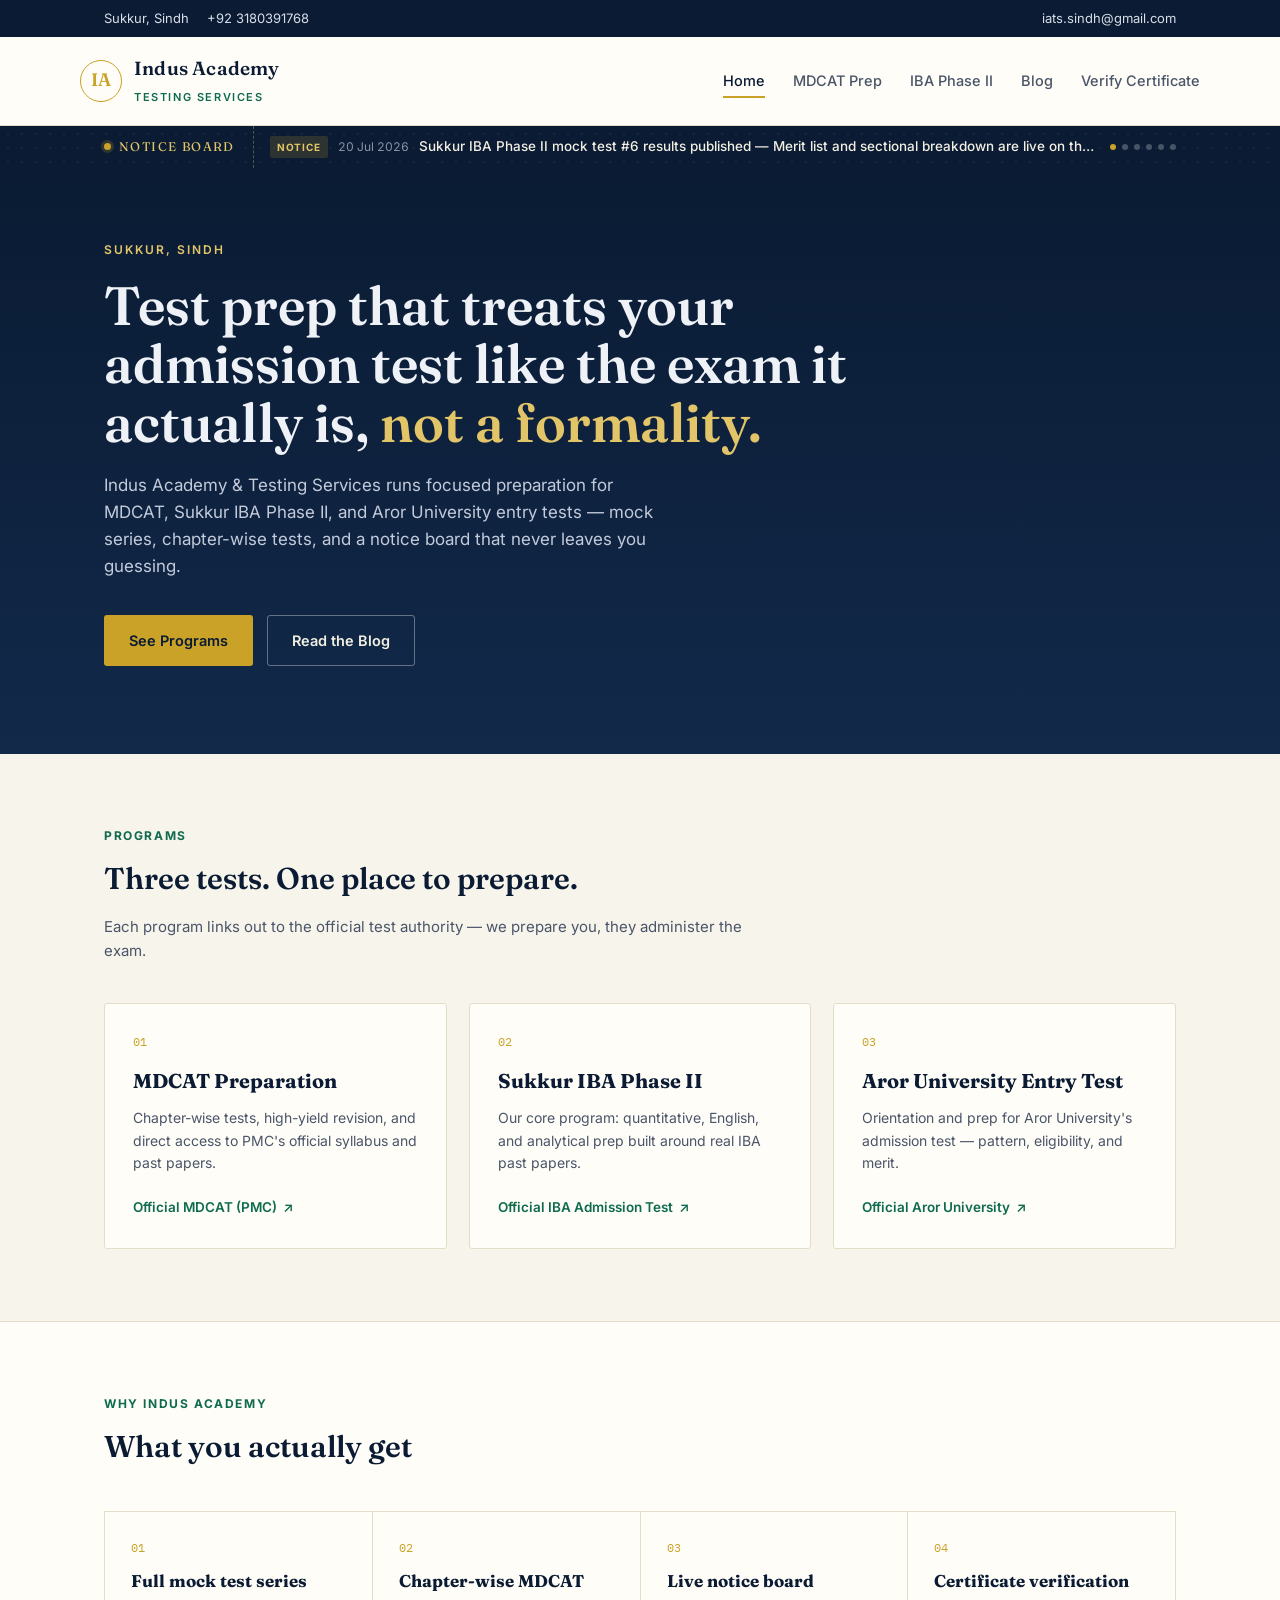
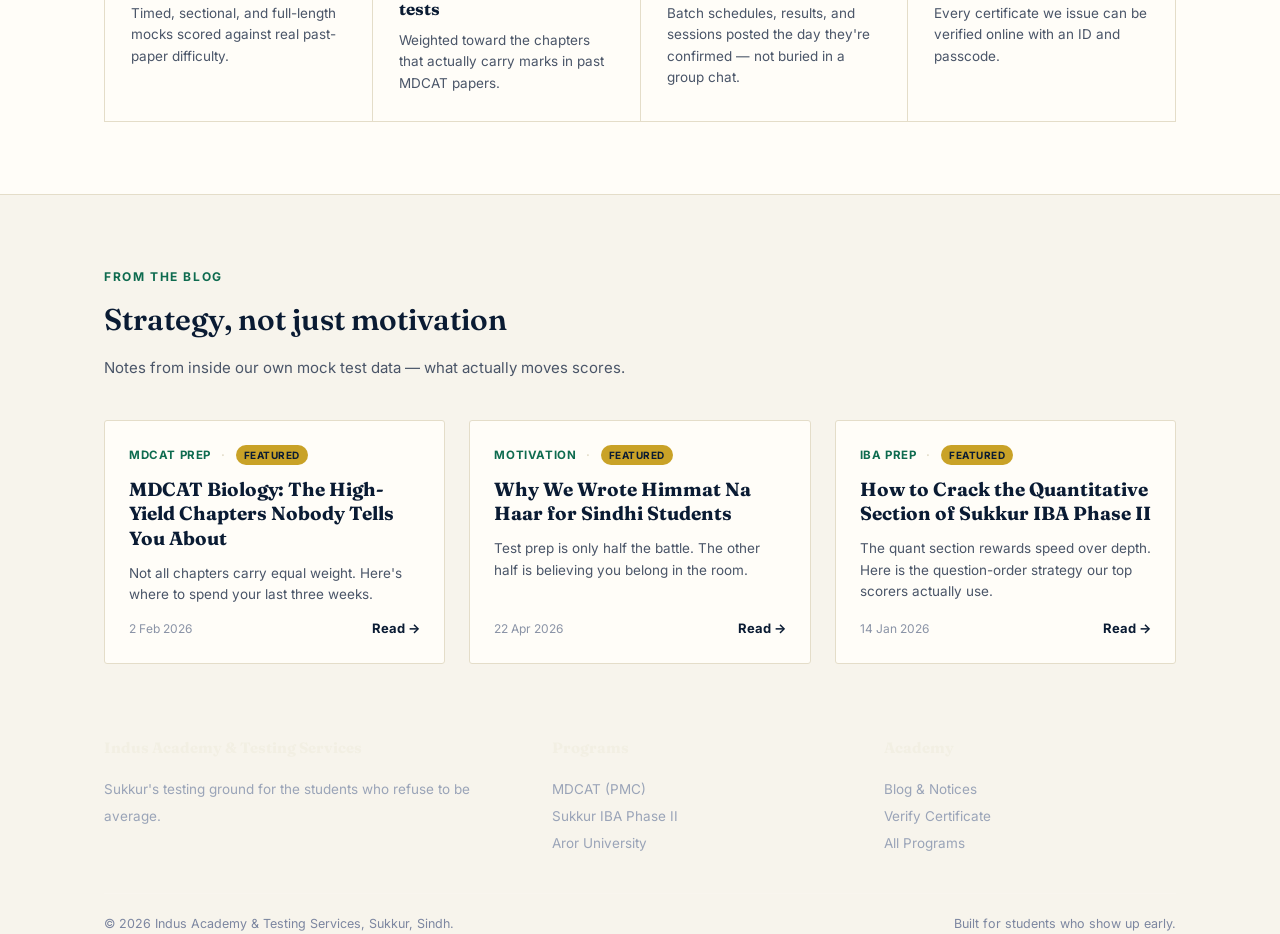
<file: index.html>
<!DOCTYPE html>
<html lang="en">
<head>
<meta charset="UTF-8">
<meta name="viewport" content="width=device-width, initial-scale=1.0">
<title>Indus Academy & Testing Services — Sukkur</title>
<meta name="description" content="MDCAT, Sukkur IBA Phase II, and Aror University test preparation in Sukkur, Sindh.">
<link rel="preconnect" href="https://fonts.googleapis.com">
<link href="https://fonts.googleapis.com/css2?family=Fraunces:wght@500;600;700&family=Inter:wght@400;500;600;700&family=IBM+Plex+Mono:wght@500&display=swap" rel="stylesheet">
<link rel="stylesheet" href="css/style.css">
</head>
<body>

<div data-ia-header></div>

<div class="noticeboard">
  <div class="container">
    <div class="noticeboard-label"><span class="pin"></span> Notice Board</div>
    <div class="notice-track" data-noticeboard></div>
    <div class="notice-dots" data-notice-dots></div>
  </div>
</div>

<section class="hero">
  <div class="container">
    <div class="hero-eyebrow">Sukkur, Sindh</div>
    <h1>Test prep that treats your admission test like the exam it actually is, <em>not a formality.</em></h1>
    <p class="lede">Indus Academy & Testing Services runs focused preparation for MDCAT, Sukkur IBA Phase II, and Aror University entry tests — mock series, chapter-wise tests, and a notice board that never leaves you guessing.</p>
    <div class="hero-ctas">
      <a href="#programs" class="btn btn-gold">See Programs</a>
      <a href="blog.html" class="btn btn-outline">Read the Blog</a>
    </div>
  </div>
</section>

<section id="programs">
  <div class="container">
    <div class="section-head">
      <div class="section-eyebrow">Programs</div>
      <h2>Three tests. One place to prepare.</h2>
      <p>Each program links out to the official test authority — we prepare you, they administer the exam.</p>
    </div>
    <div class="program-grid" data-programs></div>
  </div>
</section>

<section style="background:var(--paper); border-top:1px solid var(--line); border-bottom:1px solid var(--line);">
  <div class="container">
    <div class="section-head">
      <div class="section-eyebrow">Why Indus Academy</div>
      <h2>What you actually get</h2>
    </div>
    <div class="feature-list">
      <div class="feature-item">
        <div class="num">01</div>
        <h4>Full mock test series</h4>
        <p>Timed, sectional, and full-length mocks scored against real past-paper difficulty.</p>
      </div>
      <div class="feature-item">
        <div class="num">02</div>
        <h4>Chapter-wise MDCAT tests</h4>
        <p>Weighted toward the chapters that actually carry marks in past MDCAT papers.</p>
      </div>
      <div class="feature-item">
        <div class="num">03</div>
        <h4>Live notice board</h4>
        <p>Batch schedules, results, and sessions posted the day they're confirmed — not buried in a group chat.</p>
      </div>
      <div class="feature-item">
        <div class="num">04</div>
        <h4>Certificate verification</h4>
        <p>Every certificate we issue can be verified online with an ID and passcode.</p>
      </div>
    </div>
  </div>
</section>

<section>
  <div class="container">
    <div class="section-head">
      <div class="section-eyebrow">From the Blog</div>
      <h2>Strategy, not just motivation</h2>
      <p>Notes from inside our own mock test data — what actually moves scores.</p>
    </div>
    <div class="post-grid" data-blog-preview></div>
  </div>
</section>

<div data-ia-footer></div>

<script src="js/app.js"></script>
<script src="js/home.js"></script>
</body>
</html>
</file>
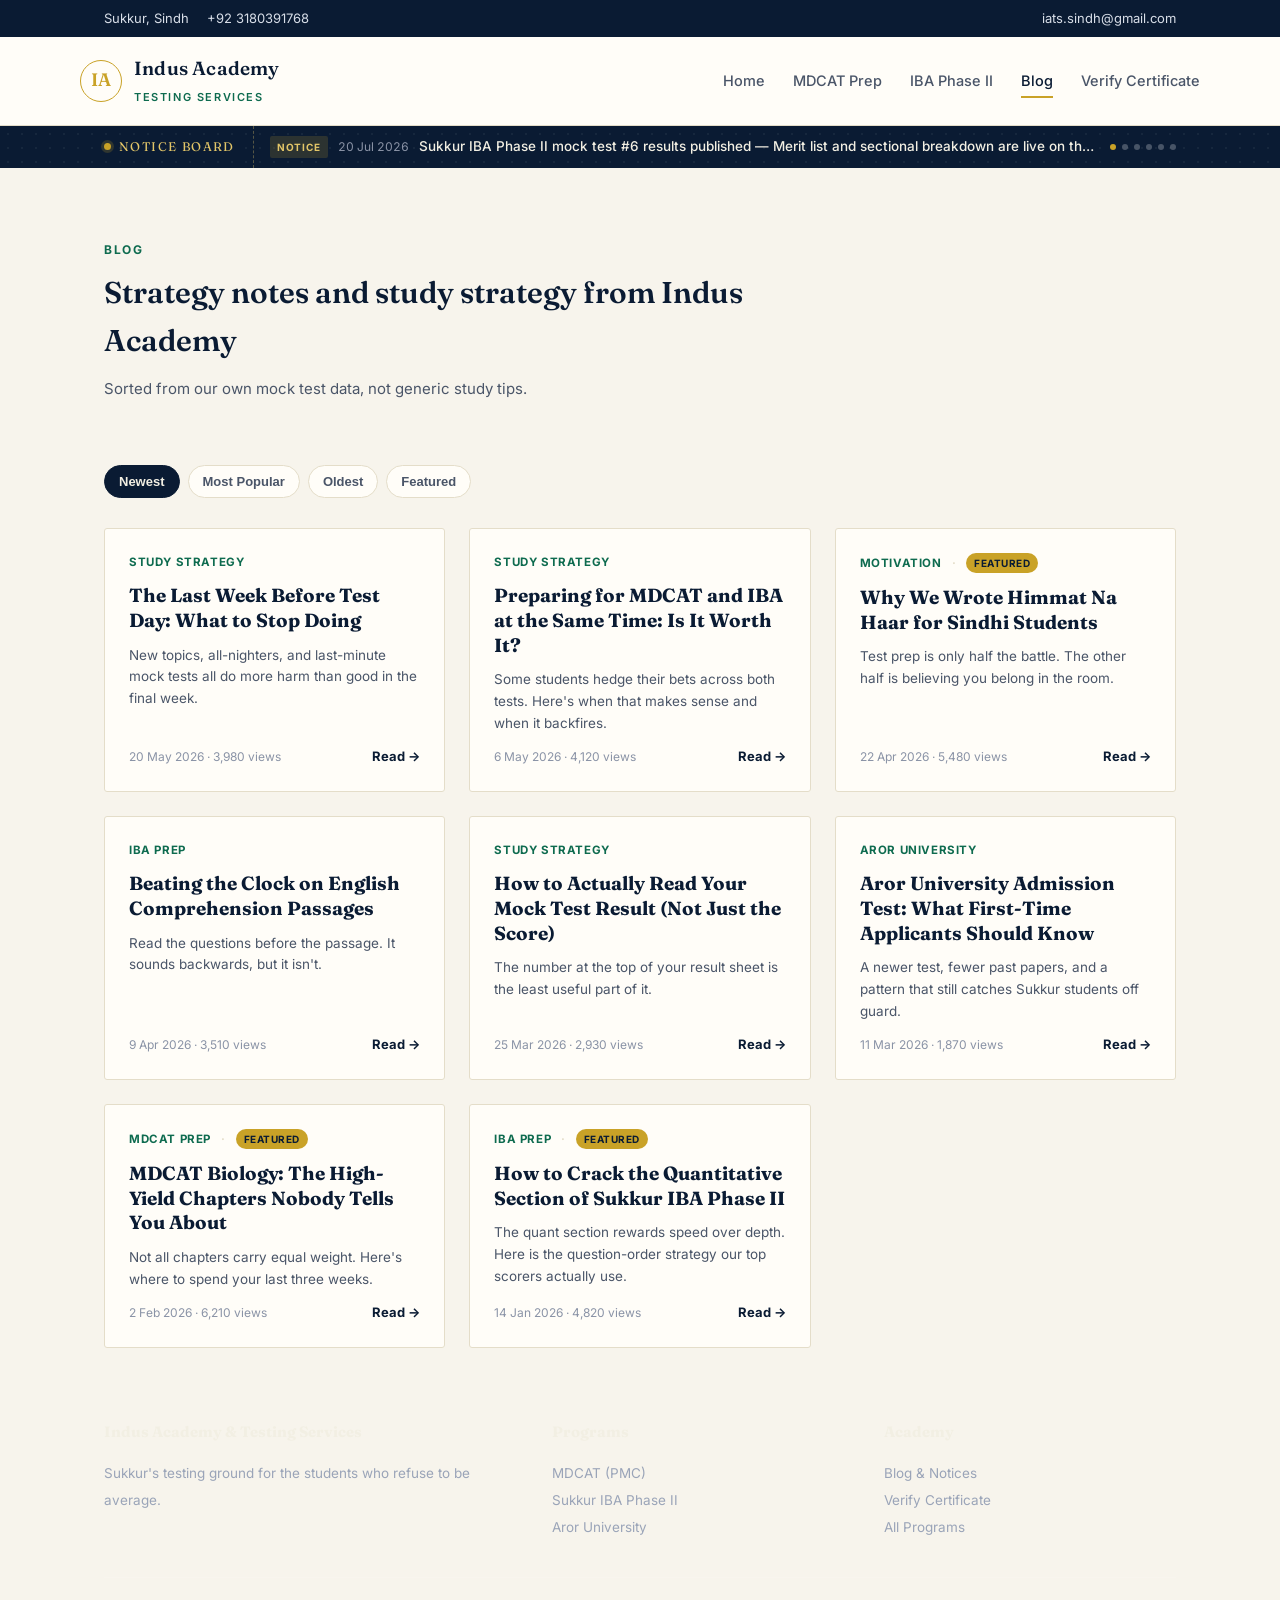
<file: blog.html>
<!DOCTYPE html>
<html lang="en">
<head>
<meta charset="UTF-8">
<meta name="viewport" content="width=device-width, initial-scale=1.0">
<title>Blog & Notices — Indus Academy & Testing Services</title>
<link rel="preconnect" href="https://fonts.googleapis.com">
<link href="https://fonts.googleapis.com/css2?family=Fraunces:wght@500;600;700&family=Inter:wght@400;500;600;700&family=IBM+Plex+Mono:wght@500&display=swap" rel="stylesheet">
<link rel="stylesheet" href="css/style.css">
</head>
<body>

<div data-ia-header></div>

<div class="noticeboard">
  <div class="container">
    <div class="noticeboard-label"><span class="pin"></span> Notice Board</div>
    <div class="notice-track" data-noticeboard></div>
    <div class="notice-dots" data-notice-dots></div>
  </div>
</div>

<section style="padding-bottom:0;">
  <div class="container">
    <div class="section-head">
      <div class="section-eyebrow">Blog</div>
      <h2>Strategy notes and study strategy from Indus Academy</h2>
      <p>Sorted from our own mock test data, not generic study tips.</p>
    </div>
  </div>
</section>

<section style="padding-top:24px;">
  <div class="container">
    <div class="blog-toolbar">
      <div class="sort-group">
        <button class="sort-btn active" data-sort="newest">Newest</button>
        <button class="sort-btn" data-sort="popular">Most Popular</button>
        <button class="sort-btn" data-sort="oldest">Oldest</button>
        <button class="sort-btn" data-sort="featured">Featured</button>
      </div>
    </div>
    <div class="post-grid" data-post-grid></div>
  </div>
</section>

<div data-ia-footer></div>

<script src="js/app.js"></script>
<script src="js/blog.js"></script>
</body>
</html>
</file>
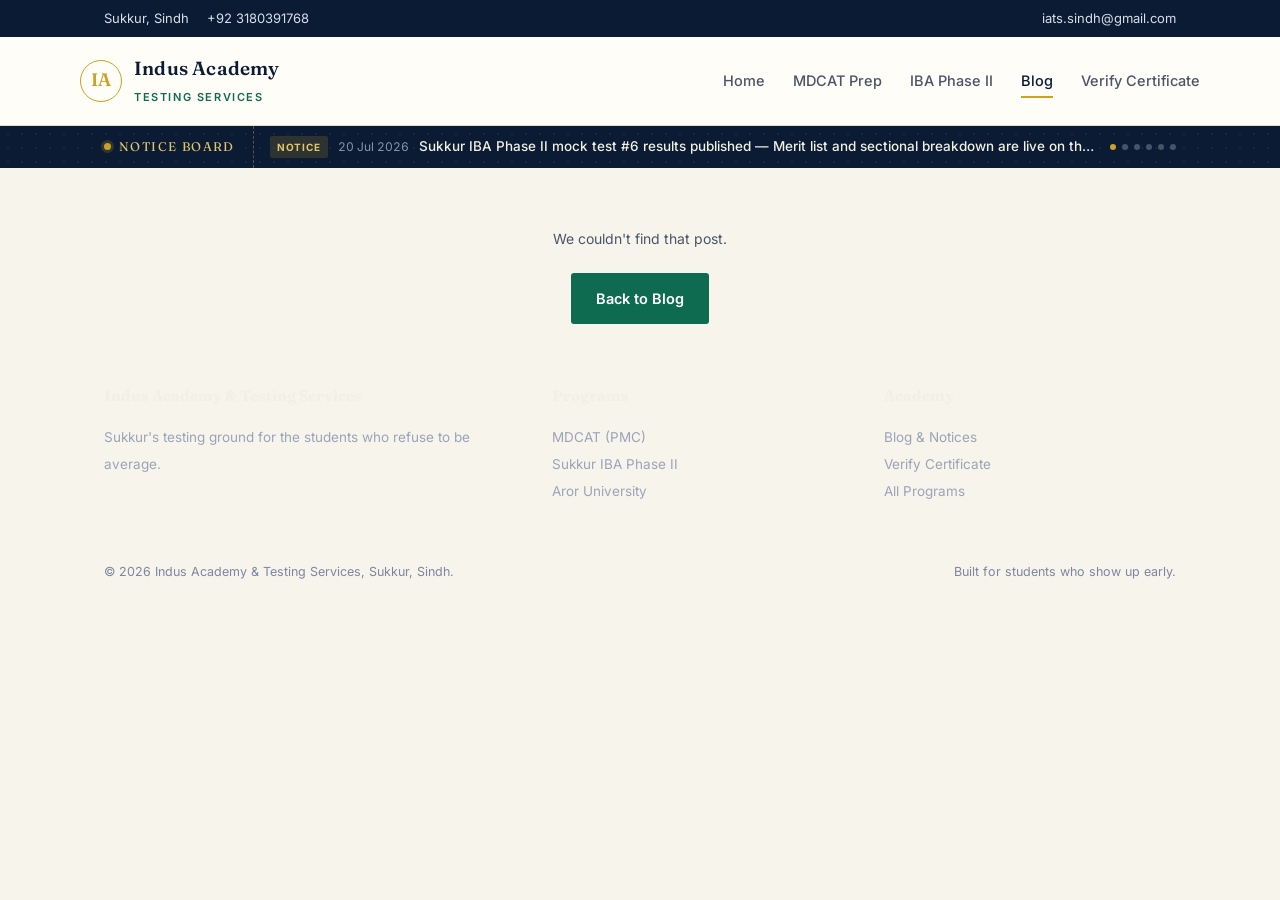
<file: post.html>
<!DOCTYPE html>
<html lang="en">
<head>
<meta charset="UTF-8">
<meta name="viewport" content="width=device-width, initial-scale=1.0">
<title>Post — Indus Academy & Testing Services</title>
<link rel="preconnect" href="https://fonts.googleapis.com">
<link href="https://fonts.googleapis.com/css2?family=Fraunces:wght@500;600;700&family=Inter:wght@400;500;600;700&family=IBM+Plex+Mono:wght@500&display=swap" rel="stylesheet">
<link rel="stylesheet" href="css/style.css">
</head>
<body>

<div data-ia-header></div>

<div class="noticeboard">
  <div class="container">
    <div class="noticeboard-label"><span class="pin"></span> Notice Board</div>
    <div class="notice-track" data-noticeboard></div>
    <div class="notice-dots" data-notice-dots></div>
  </div>
</div>

<div data-post-root>
  <div class="post-hero" data-post-hero></div>
  <div class="post-body" data-post-body></div>
  <section data-related></section>
</div>

<div data-ia-footer></div>

<script src="js/app.js"></script>
<script src="js/post.js"></script>
</body>
</html>
</file>
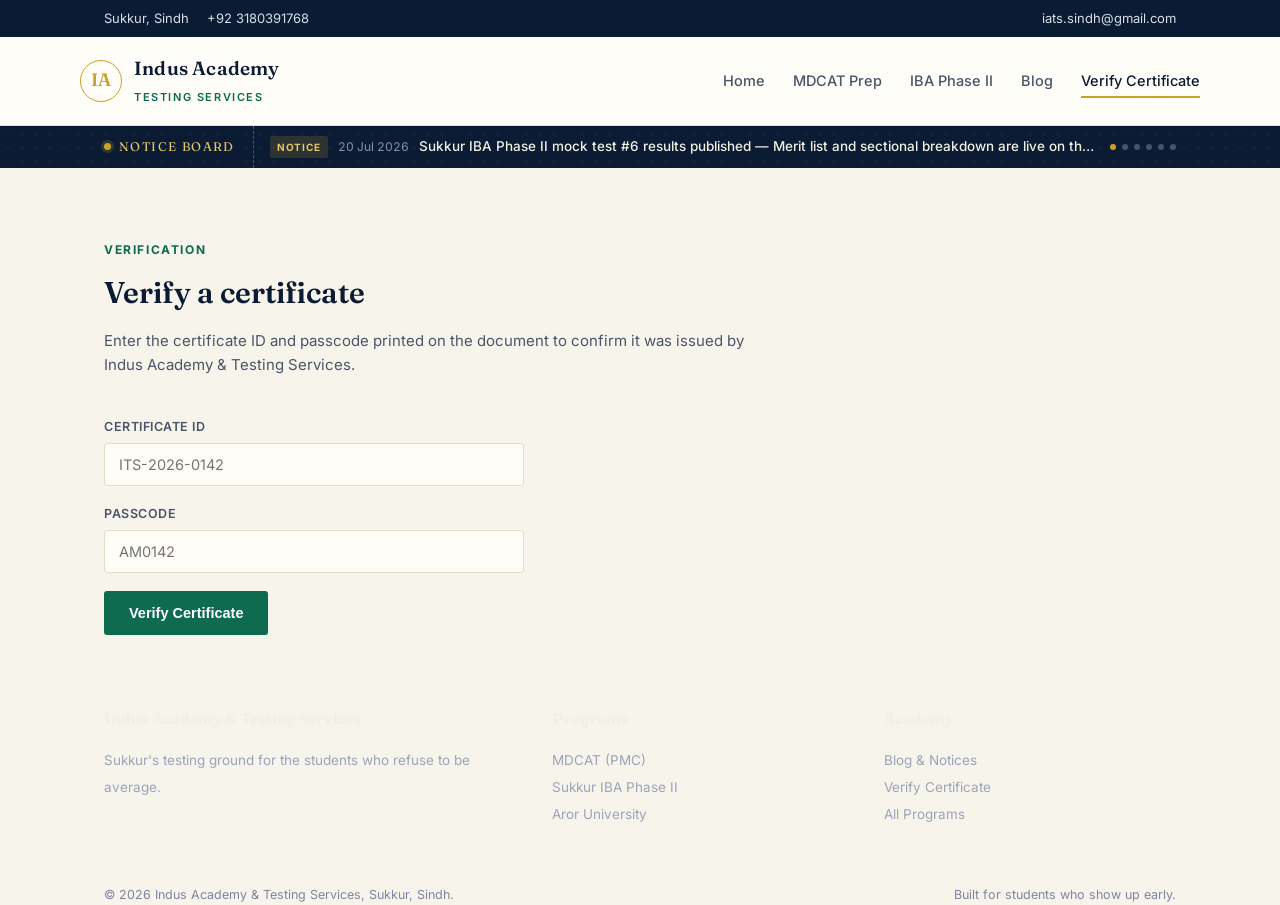
<file: verify.html>
<!DOCTYPE html>
<html lang="en">
<head>
<meta charset="UTF-8">
<meta name="viewport" content="width=device-width, initial-scale=1.0">
<title>Verify Certificate — Indus Academy & Testing Services</title>
<link rel="preconnect" href="https://fonts.googleapis.com">
<link href="https://fonts.googleapis.com/css2?family=Fraunces:wght@500;600;700&family=Inter:wght@400;500;600;700&family=IBM+Plex+Mono:wght@500&display=swap" rel="stylesheet">
<link rel="stylesheet" href="css/style.css">
<style>
  .verify-form { max-width: 420px; }
  .verify-form label { display:block; font-size:12.5px; font-weight:600; color:var(--ink-soft); margin-bottom:6px; text-transform:uppercase; letter-spacing:0.5px;}
  .verify-form input {
    width:100%; padding:12px 14px; border:1px solid var(--line); border-radius:var(--radius);
    font-size:14.5px; margin-bottom:18px; font-family:var(--font-body); background:var(--paper);
  }
  .verify-form input:focus { outline:none; border-color:var(--emerald); }
  .verify-grid { display:grid; grid-template-columns: 1fr 1fr; gap: 48px; align-items:start; }
  @media (max-width:780px){ .verify-grid{grid-template-columns:1fr;} }
</style>
</head>
<body>

<div data-ia-header></div>

<div class="noticeboard">
  <div class="container">
    <div class="noticeboard-label"><span class="pin"></span> Notice Board</div>
    <div class="notice-track" data-noticeboard></div>
    <div class="notice-dots" data-notice-dots></div>
  </div>
</div>

<section>
  <div class="container">
    <div class="section-head">
      <div class="section-eyebrow">Verification</div>
      <h2>Verify a certificate</h2>
      <p>Enter the certificate ID and passcode printed on the document to confirm it was issued by Indus Academy & Testing Services.</p>
    </div>

    <div class="verify-grid">
      <form class="verify-form" data-verify-form>
        <label for="cert_id">Certificate ID</label>
        <input type="text" id="cert_id" name="cert_id" placeholder="ITS-2026-0142" required>
        <label for="passcode">Passcode</label>
        <input type="text" id="passcode" name="passcode" placeholder="AM0142" required>
        <button type="submit" class="btn btn-emerald">Verify Certificate</button>
      </form>
      <div data-verify-result></div>
    </div>
  </div>
</section>

<div data-ia-footer></div>

<script src="js/app.js"></script>
<script src="js/verify.js"></script>
</body>
</html>
</file>
<file: css/style.css>
:root {
  --navy-deep: #0a1b33;
  --navy: #12294a;
  --navy-soft: #1c3a63;
  --emerald: #0e6b4f;
  --emerald-soft: #12885f;
  --gold: #c9a227;
  --gold-soft: #e2c568;
  --cream: #f7f4ec;
  --paper: #fffdf8;
  --ink: #16202e;
  --ink-soft: #4a5568;
  --line: #e4ddc9;
  --radius: 3px;
  --font-display: "Fraunces", Georgia, serif;
  --font-body: "Inter", -apple-system, BlinkMacSystemFont, sans-serif;
  --font-mono: "IBM Plex Mono", monospace;
}

* { box-sizing: border-box; }
html { scroll-behavior: smooth; }

body {
  margin: 0;
  font-family: var(--font-body);
  background: var(--cream);
  color: var(--ink);
  line-height: 1.6;
}

img { max-width: 100%; display: block; }
a { color: inherit; text-decoration: none; }

.container {
  max-width: 1120px;
  margin: 0 auto;
  padding: 0 24px;
}

/* ---------- Top bar ---------- */
.topbar {
  background: var(--navy-deep);
  color: #d8dee8;
  font-size: 13px;
}
.topbar .container {
  display: flex;
  justify-content: space-between;
  align-items: center;
  padding-top: 8px;
  padding-bottom: 8px;
  flex-wrap: wrap;
  gap: 6px;
}
.topbar-contact { display: flex; gap: 18px; }

/* ---------- Header / nav ---------- */
header.site-header {
  background: var(--paper);
  border-bottom: 1px solid var(--line);
  position: sticky;
  top: 0;
  z-index: 50;
}
.nav-row {
  display: flex;
  align-items: center;
  justify-content: space-between;
  padding: 16px 0;
}
.brand {
  display: flex;
  align-items: center;
  gap: 12px;
}
.brand-mark {
  width: 42px;
  height: 42px;
  border: 1.5px solid var(--gold);
  border-radius: 50%;
  display: flex;
  align-items: center;
  justify-content: center;
  font-family: var(--font-display);
  font-weight: 600;
  color: var(--gold);
  font-size: 18px;
}
.brand-text .name {
  font-family: var(--font-display);
  font-size: 19px;
  font-weight: 600;
  color: var(--navy-deep);
  letter-spacing: 0.2px;
}
.brand-text .sub {
  font-size: 11px;
  letter-spacing: 1.6px;
  text-transform: uppercase;
  color: var(--emerald);
  font-weight: 600;
}
nav.main-nav { display: flex; gap: 28px; }
nav.main-nav a {
  font-size: 14.5px;
  font-weight: 500;
  color: var(--ink-soft);
  position: relative;
  padding: 4px 0;
}
nav.main-nav a:hover, nav.main-nav a.active { color: var(--navy-deep); }
nav.main-nav a.active::after {
  content: "";
  position: absolute;
  left: 0; right: 0; bottom: -2px;
  height: 2px;
  background: var(--gold);
}
.nav-toggle { display: none; }

/* ---------- Notice board (signature element) ---------- */
.noticeboard {
  background: var(--navy-deep);
  background-image:
    radial-gradient(circle at 8px 8px, rgba(255,255,255,0.05) 1px, transparent 1px);
  background-size: 14px 14px;
  color: #e9e4d4;
  overflow: hidden;
}
.noticeboard .container {
  display: flex;
  align-items: stretch;
  gap: 0;
  padding-top: 0;
  padding-bottom: 0;
}
.noticeboard-label {
  flex: none;
  display: flex;
  align-items: center;
  gap: 8px;
  padding: 10px 18px 10px 0;
  font-family: var(--font-display);
  font-size: 12.5px;
  letter-spacing: 1.4px;
  text-transform: uppercase;
  color: var(--gold-soft);
  border-right: 1px dashed rgba(226,197,104,0.35);
  margin-right: 16px;
  white-space: nowrap;
}
.noticeboard-label .pin {
  width: 7px; height: 7px; border-radius: 50%;
  background: var(--gold);
  box-shadow: 0 0 0 3px rgba(201,162,39,0.2);
}
.notice-track {
  flex: 1;
  overflow: hidden;
  position: relative;
  height: 42px;
}
.notice-item {
  position: absolute;
  inset: 0;
  display: flex;
  align-items: center;
  gap: 10px;
  font-size: 13.5px;
  opacity: 0;
  transform: translateY(8px);
  transition: opacity 0.5s ease, transform 0.5s ease;
  pointer-events: none;
}
.notice-item.active { opacity: 1; transform: translateY(0); pointer-events: auto; }
.notice-tag {
  flex: none;
  font-size: 10px;
  font-weight: 700;
  letter-spacing: 0.8px;
  text-transform: uppercase;
  padding: 3px 7px;
  border-radius: 2px;
}
.notice-tag.notice { background: rgba(201,162,39,0.18); color: var(--gold-soft); }
.notice-tag.update { background: rgba(14,107,79,0.35); color: #7fd9b6; }
.notice-date { flex: none; color: #8a93a6; font-size: 12px; font-variant-numeric: tabular-nums; }
.notice-title { color: #f2efe3; font-weight: 500; overflow: hidden; text-overflow: ellipsis; white-space: nowrap; }
.notice-dots {
  flex: none;
  display: flex;
  align-items: center;
  gap: 6px;
  padding: 0 0 0 16px;
}
.notice-dots button {
  width: 6px; height: 6px; border-radius: 50%;
  border: none; background: rgba(255,255,255,0.25); cursor: pointer; padding: 0;
}
.notice-dots button.active { background: var(--gold); }

/* ---------- Hero ---------- */
.hero {
  background: linear-gradient(180deg, var(--navy-deep) 0%, var(--navy) 100%);
  color: #eef1f6;
  padding: 72px 0 88px;
  position: relative;
}
.hero-eyebrow {
  font-size: 12px; letter-spacing: 2px; text-transform: uppercase;
  color: var(--gold-soft); font-weight: 600; margin-bottom: 18px;
}
.hero h1 {
  font-family: var(--font-display);
  font-size: clamp(32px, 5vw, 54px);
  line-height: 1.08;
  font-weight: 600;
  max-width: 780px;
  margin: 0 0 20px;
}
.hero h1 em { color: var(--gold-soft); font-style: normal; }
.hero p.lede {
  font-size: 17px;
  color: #c3cbdb;
  max-width: 560px;
  margin: 0 0 34px;
}
.hero-ctas { display: flex; gap: 14px; flex-wrap: wrap; }

.btn {
  display: inline-flex;
  align-items: center;
  gap: 8px;
  padding: 13px 24px;
  border-radius: var(--radius);
  font-size: 14.5px;
  font-weight: 600;
  border: 1.5px solid transparent;
  cursor: pointer;
}
.btn-gold { background: var(--gold); color: var(--navy-deep); }
.btn-gold:hover { background: var(--gold-soft); }
.btn-outline { border-color: rgba(255,255,255,0.35); color: #f2efe3; background: transparent; }
.btn-outline:hover { border-color: var(--gold-soft); color: var(--gold-soft); }
.btn-emerald { background: var(--emerald); color: #fff; }
.btn-emerald:hover { background: var(--emerald-soft); }

/* ---------- Sections ---------- */
section { padding: 72px 0; }
.section-head { margin-bottom: 40px; max-width: 640px; }
.section-eyebrow {
  font-size: 12px; letter-spacing: 1.6px; text-transform: uppercase;
  color: var(--emerald); font-weight: 700; margin-bottom: 10px;
}
.section-head h2 {
  font-family: var(--font-display);
  font-size: 30px;
  color: var(--navy-deep);
  margin: 0 0 12px;
  font-weight: 600;
}
.section-head p { color: var(--ink-soft); font-size: 15px; margin: 0; }

/* Programs (external link cards) */
.program-grid {
  display: grid;
  grid-template-columns: repeat(auto-fit, minmax(280px, 1fr));
  gap: 22px;
}
.program-card {
  background: var(--paper);
  border: 1px solid var(--line);
  border-radius: var(--radius);
  padding: 28px;
  position: relative;
  transition: border-color 0.2s, transform 0.2s;
}
.program-card:hover { border-color: var(--gold); transform: translateY(-3px); }
.program-index {
  font-family: var(--font-mono);
  font-size: 12px;
  color: var(--gold);
  margin-bottom: 14px;
}
.program-card h3 {
  font-family: var(--font-display);
  font-size: 20px;
  color: var(--navy-deep);
  margin: 0 0 10px;
}
.program-card p { color: var(--ink-soft); font-size: 14px; margin: 0 0 20px; }
.program-link {
  display: inline-flex; align-items: center; gap: 6px;
  font-size: 13.5px; font-weight: 600; color: var(--emerald);
}
.program-link .arrow { transition: transform 0.15s; }
.program-card:hover .program-link .arrow { transform: translate(3px, -3px); }

/* Features */
.feature-list { display: grid; grid-template-columns: repeat(auto-fit, minmax(240px, 1fr)); gap: 1px; background: var(--line); border: 1px solid var(--line); }
.feature-item { background: var(--paper); padding: 26px; }
.feature-item .num { font-family: var(--font-mono); font-size: 12px; color: var(--gold); }
.feature-item h4 { font-family: var(--font-display); font-size: 17px; color: var(--navy-deep); margin: 10px 0 8px; }
.feature-item p { font-size: 13.5px; color: var(--ink-soft); margin: 0; }

/* Blog cards */
.blog-toolbar {
  display: flex; align-items: center; justify-content: space-between; gap: 16px;
  flex-wrap: wrap; margin-bottom: 30px;
}
.sort-group { display: flex; gap: 8px; flex-wrap: wrap; }
.sort-btn {
  font-size: 13px; font-weight: 600; padding: 8px 14px;
  border: 1px solid var(--line); background: var(--paper); border-radius: 20px; cursor: pointer;
  color: var(--ink-soft);
}
.sort-btn.active { background: var(--navy-deep); color: #f2efe3; border-color: var(--navy-deep); }
.post-grid { display: grid; grid-template-columns: repeat(auto-fit, minmax(300px, 1fr)); gap: 24px; }
.post-card {
  background: var(--paper); border: 1px solid var(--line); border-radius: var(--radius);
  padding: 24px; display: flex; flex-direction: column; gap: 12px;
}
.post-card .meta { font-size: 11.5px; text-transform: uppercase; letter-spacing: 0.6px; color: var(--emerald); font-weight: 700; display: flex; gap: 10px; align-items: center; }
.post-card .meta .dot { color: var(--line); }
.post-card h3 { font-family: var(--font-display); font-size: 19px; color: var(--navy-deep); margin: 0; line-height: 1.3; }
.post-card p.excerpt { font-size: 13.5px; color: var(--ink-soft); margin: 0; flex: 1; }
.post-card .footer-row { display: flex; justify-content: space-between; align-items: center; font-size: 12px; color: #8a93a6; }
.post-card .read-link { font-size: 13px; font-weight: 700; color: var(--navy-deep); }
.badge-featured { background: var(--gold); color: var(--navy-deep); font-size: 10px; font-weight: 700; padding: 2px 8px; border-radius: 12px; text-transform: uppercase; letter-spacing: 0.5px; }

/* Post detail */
.post-hero { background: var(--navy-deep); color: #eef1f6; padding: 56px 0 44px; }
.post-hero .meta { color: var(--gold-soft); font-size: 12.5px; text-transform: uppercase; letter-spacing: 1px; font-weight: 700; margin-bottom: 16px; }
.post-hero h1 { font-family: var(--font-display); font-size: clamp(26px, 4vw, 40px); line-height: 1.15; margin: 0 0 14px; max-width: 760px; }
.post-hero .sub { color: #c3cbdb; font-size: 14px; }
.post-body { max-width: 700px; margin: 48px auto; padding: 0 24px; }
.post-body p { font-size: 16.5px; color: #24303f; margin: 0 0 20px; }
.post-body .tags { display: flex; gap: 8px; margin-top: 30px; }
.tag-pill { font-size: 12px; background: var(--cream); border: 1px solid var(--line); padding: 4px 12px; border-radius: 20px; color: var(--ink-soft); }

/* Footer */
footer.site-footer { background: var(--navy-deep); color: #b7bfcf; padding: 52px 0 26px; margin-top: 40px; }
.footer-grid { display: grid; grid-template-columns: 1.4fr 1fr 1fr; gap: 40px; margin-bottom: 36px; }
.footer-grid h5 { color: #f2efe3; font-family: var(--font-display); font-size: 15px; margin: 0 0 16px; }
.footer-grid a, .footer-grid p { font-size: 13.5px; color: #9aa4b8; line-height: 2; }
.footer-grid a:hover { color: var(--gold-soft); }
.footer-bottom { border-top: 1px solid rgba(255,255,255,0.08); padding-top: 20px; font-size: 12.5px; color: #7c86a0; display: flex; justify-content: space-between; flex-wrap: wrap; gap: 8px; }

/* Notice / empty states */
.state-msg { text-align: center; padding: 60px 20px; color: var(--ink-soft); font-size: 14px; }

@media (max-width: 780px) {
  nav.main-nav { display: none; }
  .footer-grid { grid-template-columns: 1fr; }
  .noticeboard-label { display: none; }
}
</file>
